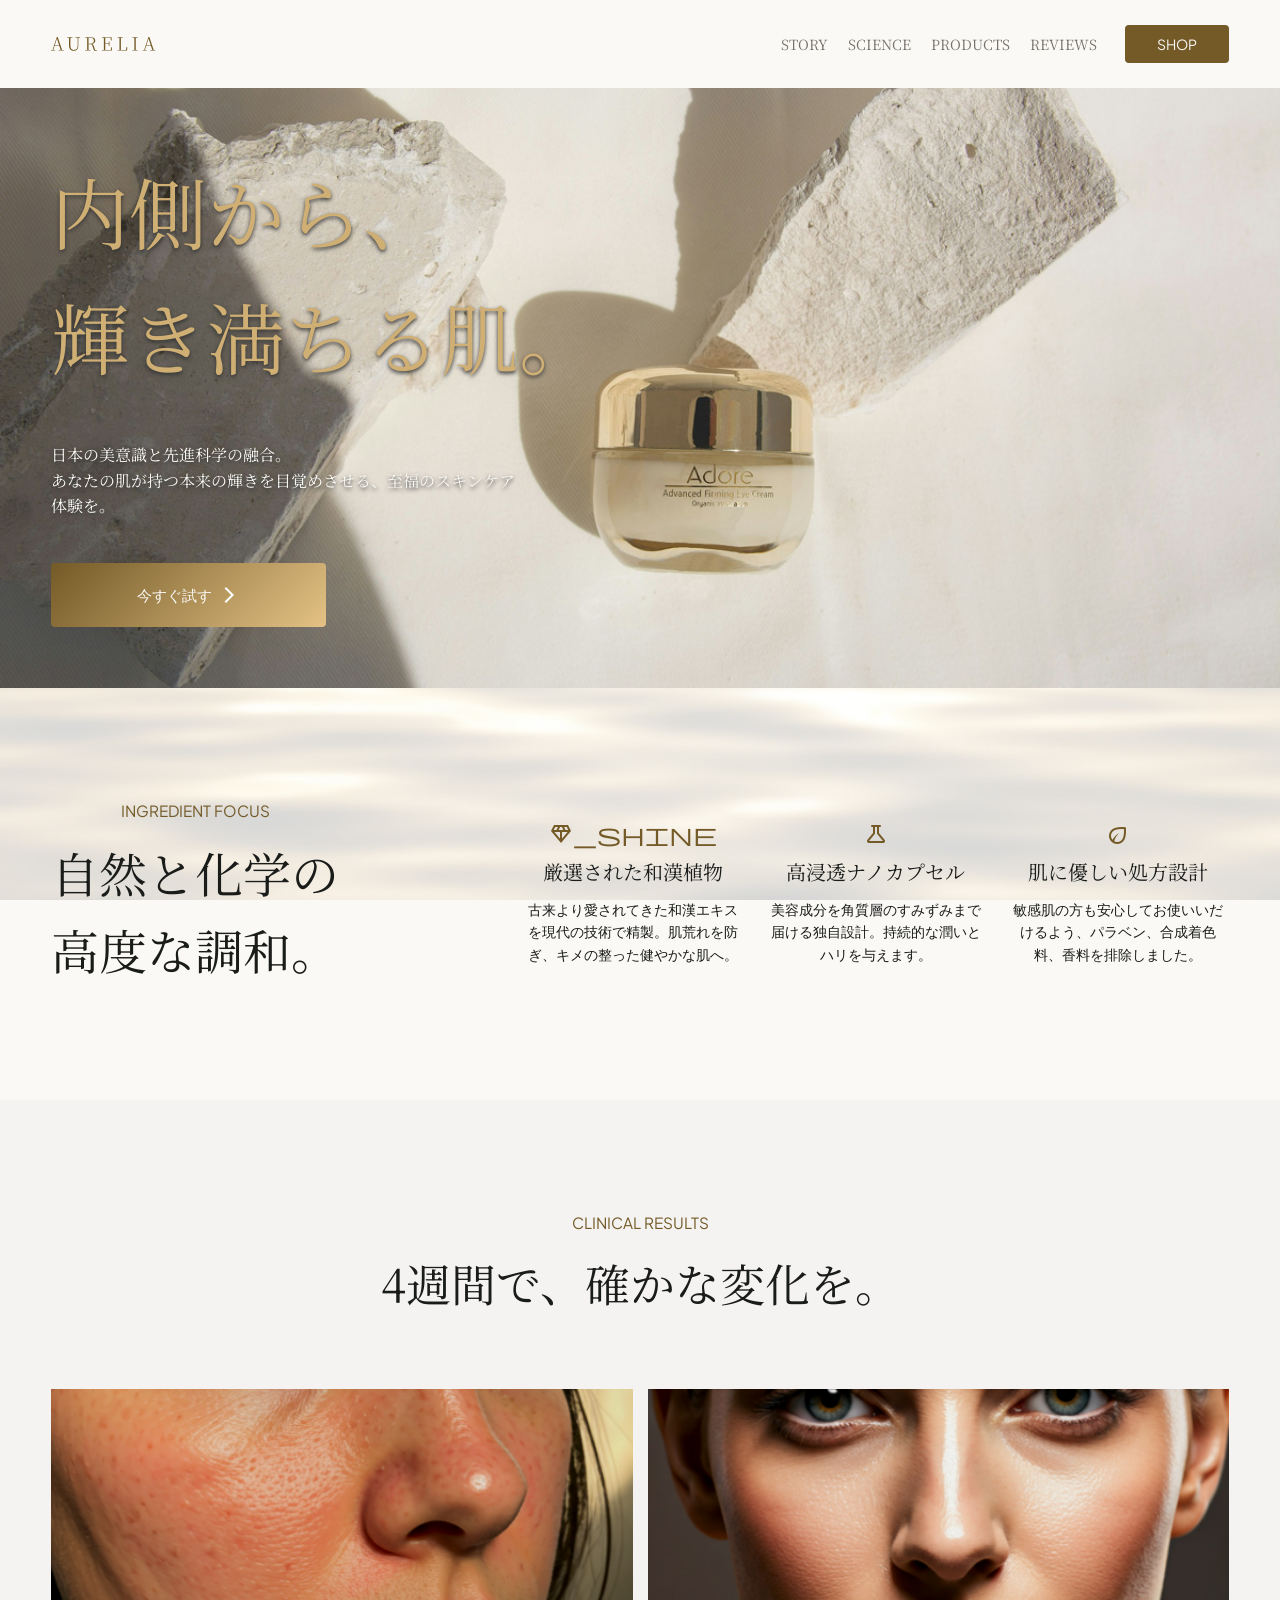
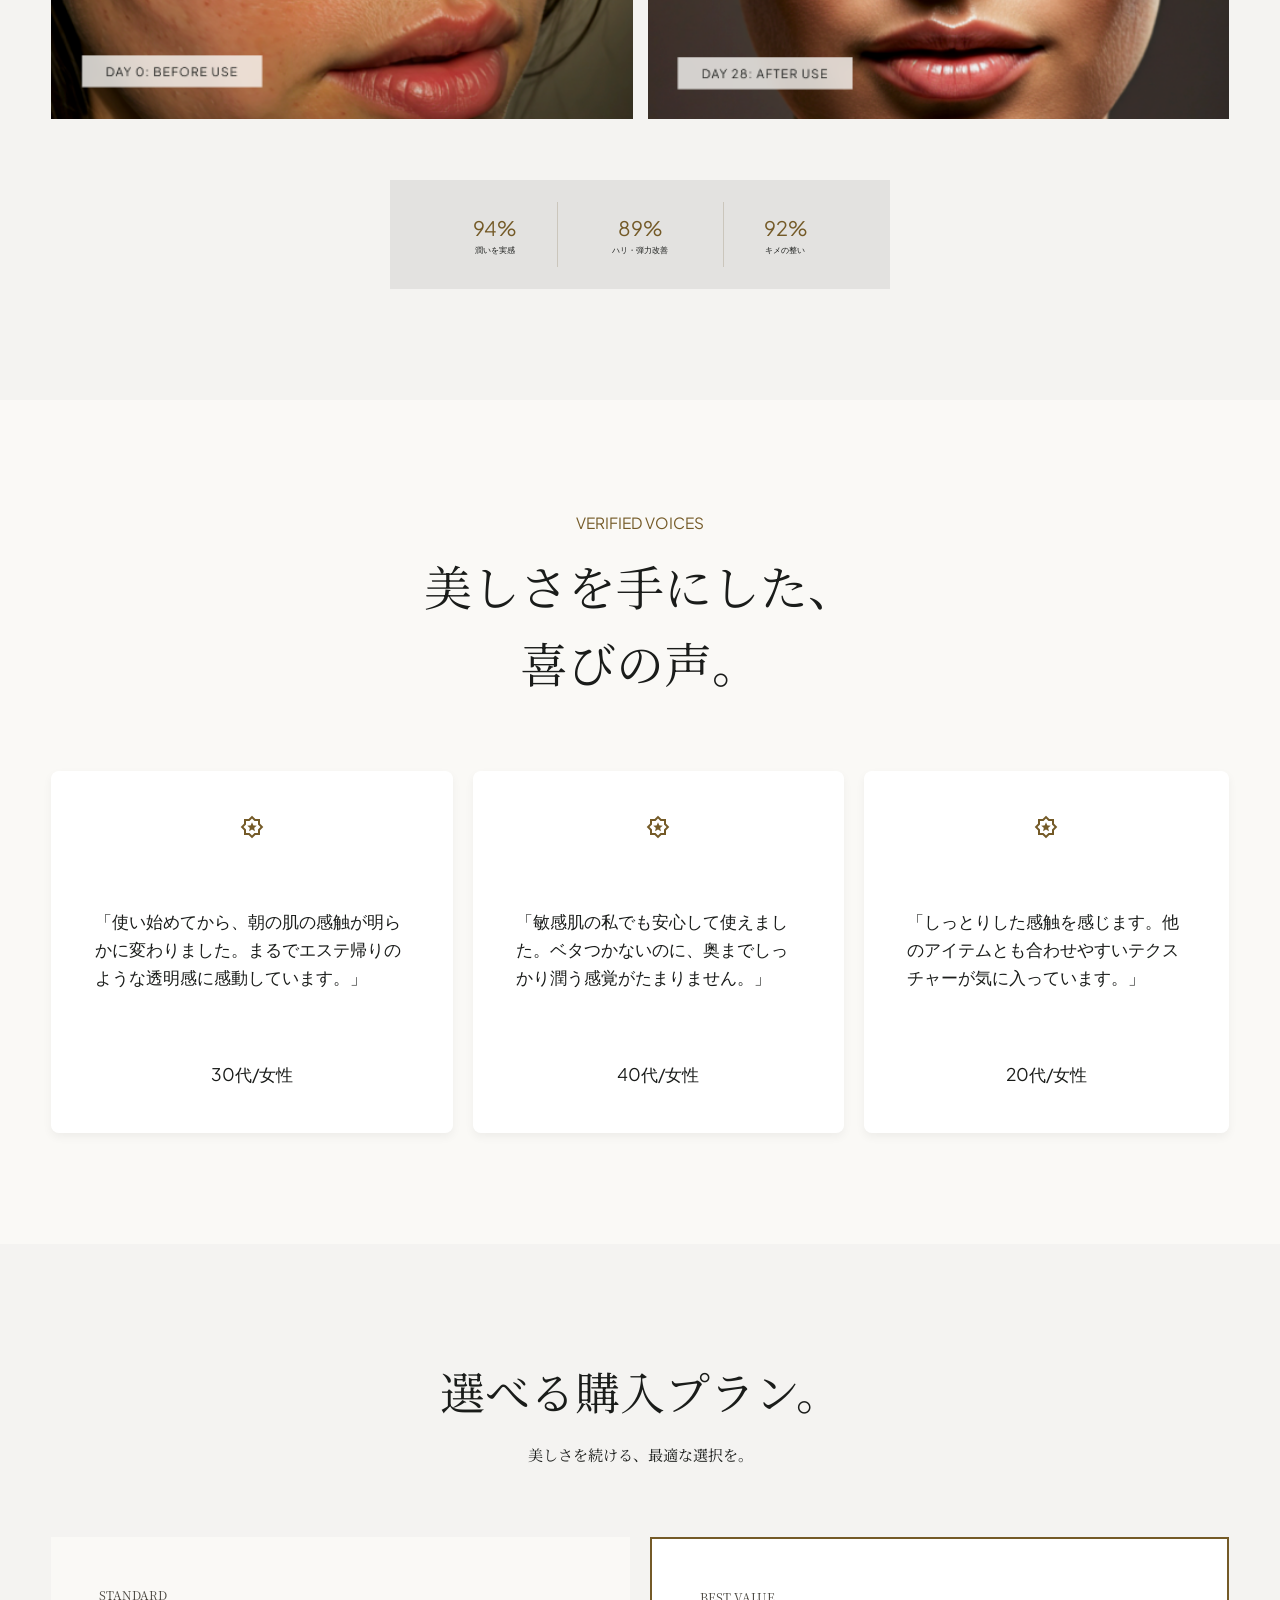
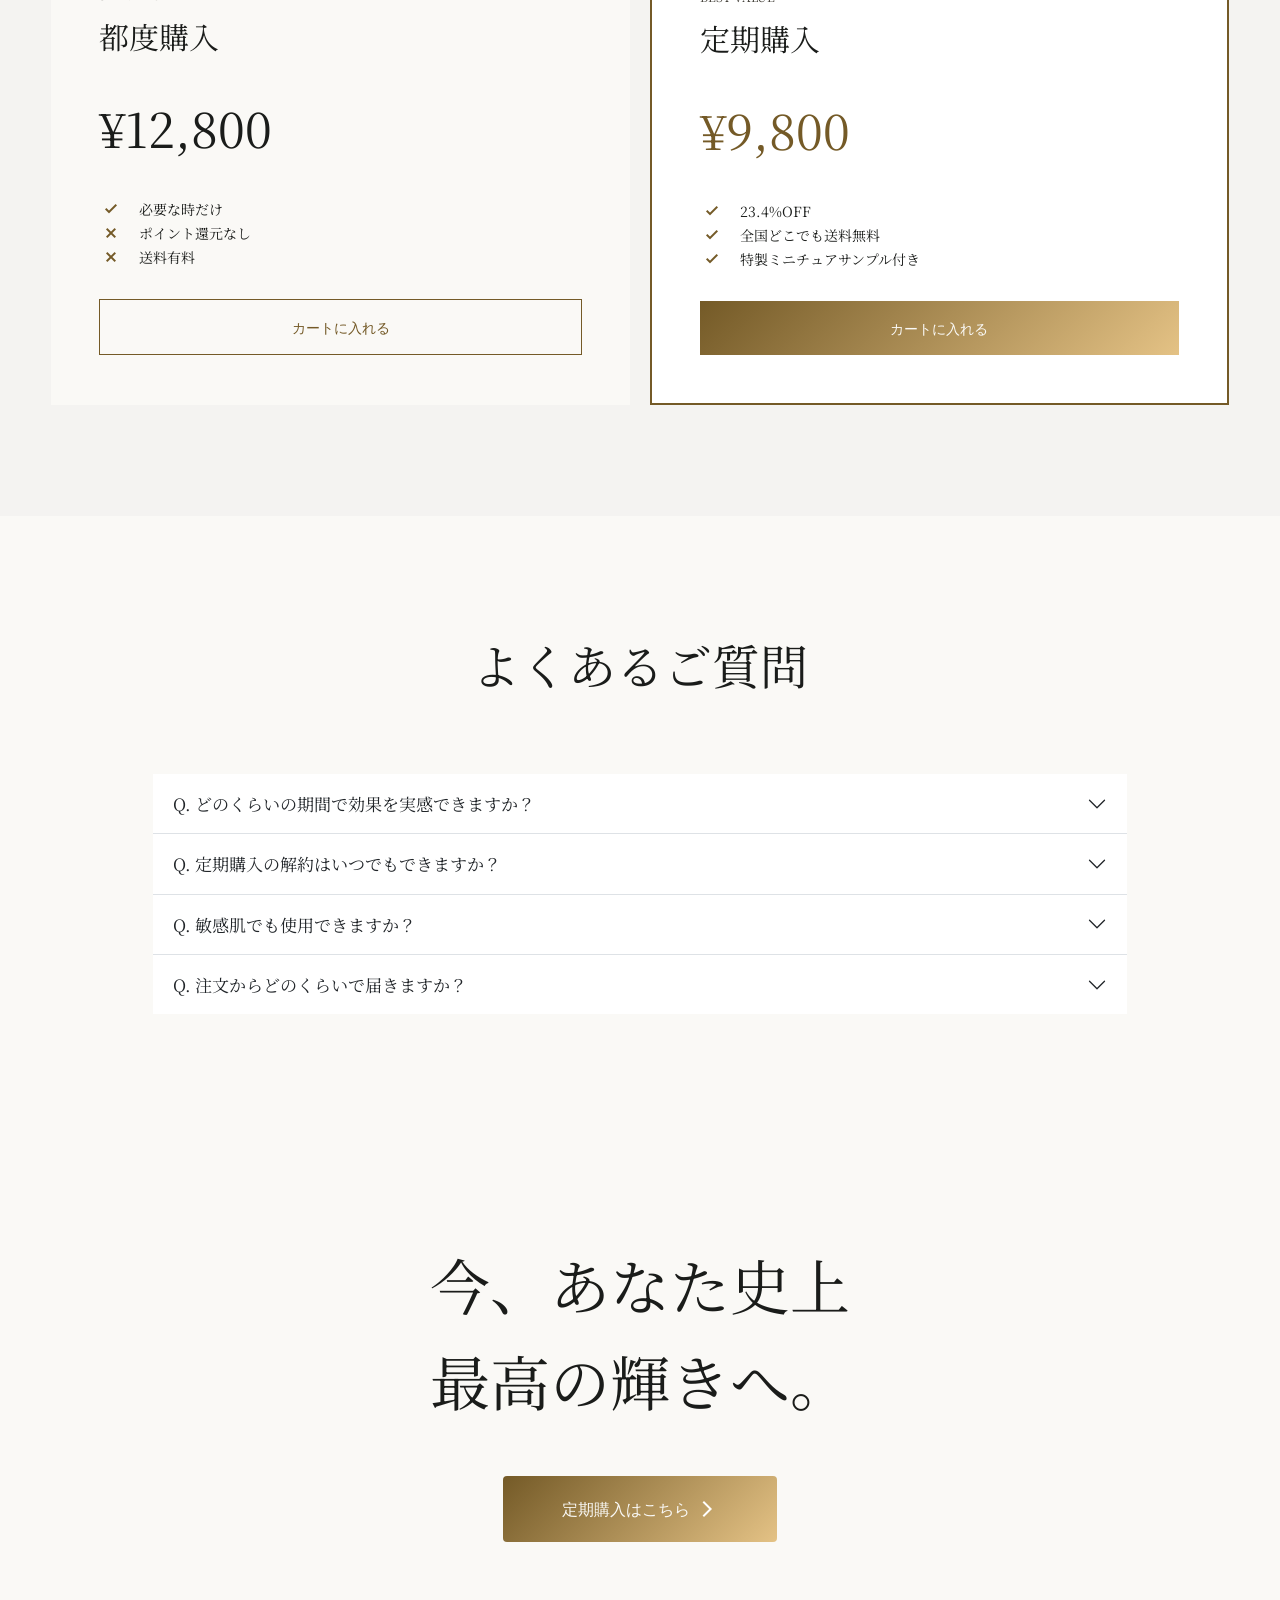
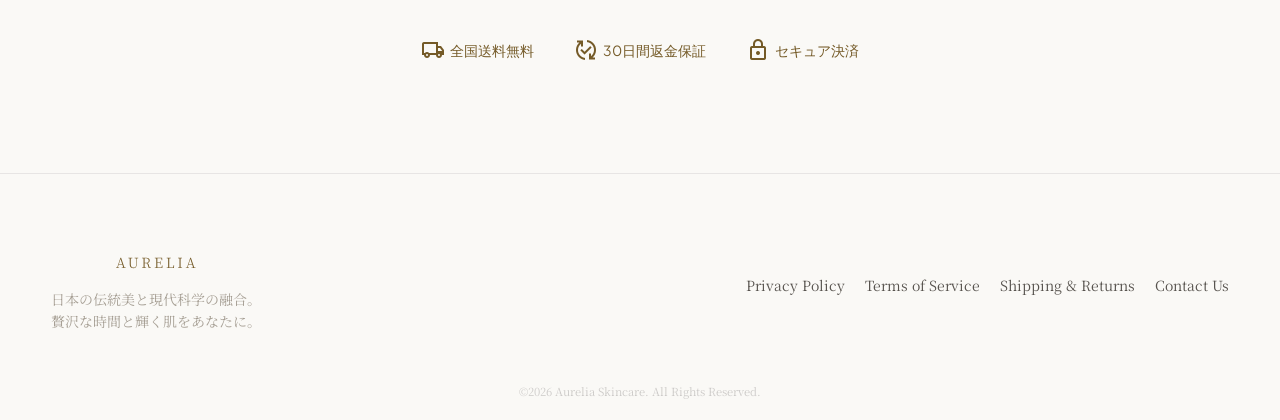
<file: index.html>
<!DOCTYPE html>
<html lang="ja">

    <head>
        <meta charset="UTF-8">
        <meta name="viewport" content="width=device-width, initial-scale=1.0">
        <!-- Bootstrap -->
        <link href="https://cdn.jsdelivr.net/npm/bootstrap@5.3.0/dist/css/bootstrap.min.css" rel="stylesheet">
        <!-- css -->
        <link rel="stylesheet" href="./css/reset.css">
        <link rel="stylesheet" href="./css/style.css">
        <!-- Google fonts -->
        <link rel="preconnect" href="https://fonts.googleapis.com">
        <link rel="preconnect" href="https://fonts.gstatic.com" crossorigin>
        <link href="https://fonts.googleapis.com/css2?family=Noto+Serif+JP:wght@200..900&display=swap" rel="stylesheet">
        <link rel="preconnect" href="https://fonts.googleapis.com">
        <link rel="preconnect" href="https://fonts.gstatic.com" crossorigin>
        <link
            href="https://fonts.googleapis.com/css2?family=Plus+Jakarta+Sans:ital,wght@0,200..800;1,200..800&display=swap"
            rel="stylesheet">
        <!-- Google icons -->
        <link href="https://fonts.googleapis.com/css2?family=Material+Symbols+Outlined" rel="stylesheet" />
        <title>AURELIA</title>
    </head>

    <body>
        <header>
            <div class="wrapper">
                <nav class="navbar navbar-expand-md">
                    <!-- ロゴ -->
                    <h1 class="navbar-brand m-0">
                        <a href="./index.html">
                            <img class="header-logo" src="./images/logo.svg" alt="AURELIA">
                        </a>
                    </h1>
                    <!-- ハンバーガー -->
                    <button class="navbar-toggler" type="button" data-bs-toggle="collapse" data-bs-target="#navbarMenu"
                        aria-controls="navbarMenu" aria-expanded="false" aria-label="メニューを開く">
                        <span class="navbar-toggler-icon"></span>
                    </button>
                    <!-- メニュー -->
                    <div class="collapse navbar-collapse" id="navbarMenu">
                        <ul class="navbar-nav ms-auto align-items-md-center">
                            <li class="nav-item font-heading">
                                <a class="nav-link" href="./404.html">STORY</a>
                            </li>
                            <li class="nav-item font-heading">
                                <a class="nav-link" href="./404.html">SCIENCE</a>
                            </li>
                            <li class="nav-item font-heading">
                                <a class="nav-link" href="./404.html">PRODUCTS</a>
                            </li>
                            <li class="nav-item font-heading">
                                <a class="nav-link" href="./404.html">REVIEWS</a>
                            </li>
                            <li class="nav-item ms-lg-3 mt-3 mt-lg-0 mb-3 mb-lg-0">
                                <a class="header-btn" href="./404.html">
                                    SHOP
                                </a>
                            </li>
                        </ul>
                    </div>
                </nav>
            </div>
        </header>

        <main>
            <div class="mv">
                <div class="wrapper mv-container">
                    <p class="mv-title font-heading">
                        内側から、<br />
                        輝き満ちる肌。
                    </p>

                    <p class="mv-text font-heading">
                        日本の美意識と先進科学の融合。<br>
                        あなたの肌が持つ本来の輝きを目覚めさせる、至福のスキンケア体験を。
                    </p>

                    <div class="mv-btn">
                        <a href="./404.html">
                            今すぐ試す
                        </a>

                        <span class="material-symbols-outlined text-white fs-5">
                            arrow_forward_ios
                        </span>
                    </div>
                </div>
            </div>

            <!-- Product Appeal sec -->
            <section class="appeal wrapper">
                <div class="appeal-container">
                    <div class="titles">
                        <p class="section-subtitle">INGREDIENT FOCUS</p>
                        <h2 class="appeal-main-title">
                            自然と化学の<br>
                            高度な調和。
                        </h2>
                    </div>

                    <div class="appeal-items">
                        <article>
                            <span class="material-symbols-outlined">
                                diamond_shine
                            </span>
                            <h3 class="appeal-title">
                                厳選された和漢植物
                            </h3>
                            <p class="appeal-text">
                                古来より愛されてきた和漢エキスを現代の技術で精製。肌荒れを防ぎ、キメの整った健やかな肌へ。
                            </p>
                        </article>

                        <article>
                            <span class="material-symbols-outlined">
                                science
                            </span>
                            <h3 class="appeal-title">
                                高浸透ナノカプセル
                            </h3>
                            <p class="appeal-text">
                                美容成分を角質層のすみずみまで届ける独自設計。持続的な潤いとハリを与えます。
                            </p>
                        </article>

                        <article>
                            <span class="material-symbols-outlined">
                                eco
                            </span>
                            <h3 class="appeal-title">
                                肌に優しい処方設計
                            </h3>
                            <p class="appeal-text">
                                敏感肌の方も安心してお使いいだけるよう、パラベン、合成着色料、香料を排除しました。
                            </p>
                        </article>
                    </div>
                </div>
            </section>

            <!-- Result -->
            <section class="result">
                <div class="result-container wrapper">
                    <div class="titles">
                        <p class="section-subtitle">CLINICAL RESULTS</p>
                        <h2 class="section-title-strong">
                            4週間で、確かな変化を。
                        </h2>
                    </div>

                    <div class="result-img">
                        <img src="./images/img-beforeskin.png" alt="ビフォー">
                        <img src="./images/img-afterskin.png" alt="アフター">
                    </div>

                    <ul class="result-list">
                        <li class="result-items">
                            <p class="result-value">94%</p>
                            <p class="result-text">潤いを実感</p>
                        </li>
                        <li class="result-items">
                            <p class="result-value">89%</p>
                            <p class="result-text">ハリ・弾力改善</p>
                        </li>
                        <li class="result-items">
                            <p class="result-value">92%</p>
                            <p class="result-text">キメの整い</p>
                        </li>
                    </ul>
                </div>
            </section>

            <!-- Customer Voice sec -->
            <section class="voices wrapper">
                <div class="titles">
                    <p class="section-subtitle">VERIFIED VOICES</p>
                    <h2 class="section-title">
                        美しさを手にした、<br>
                        喜びの声。
                    </h2>
                </div>

                <ul class="voice-list">
                    <li class="voice-card">
                        <span class="material-symbols-outlined">
                            award_star
                        </span>
                        <p class="voice-text">
                            「使い始めてから、朝の肌の感触が明らかに変わりました。まるでエステ帰りのような透明感に感動しています。」
                        </p>
                        <p class="voice-user">30代/女性</p>
                    </li>

                    <li class="voice-card">
                        <span class="material-symbols-outlined">
                            award_star
                        </span>
                        <p class="voice-text">
                            「敏感肌の私でも安心して使えました。ベタつかないのに、奥までしっかり潤う感覚がたまりません。」
                        </p>
                        <p class="voice-user">40代/女性</p>
                    </li>

                    <li class="voice-card">
                        <span class="material-symbols-outlined">
                            award_star
                        </span>
                        <p class="voice-text">
                            「しっとりした感触を感じます。他のアイテムとも合わせやすいテクスチャーが気に入っています。」
                        </p>
                        <p class="voice-user">20代/女性</p>
                    </li>
                </ul>
            </section>

            <!-- Subscription Plan sec -->
            <section class="plan">
                <div class="plan-container wrapper">
                    <h2 class="section-title-strong plan-title">
                        選べる購入プラン。
                    </h2>

                    <div class="plan-card">
                        <div class="plan-card-standard">
                            <p class="plan-card-standard-title">
                                都度購入
                            </p>

                            <p class="plan-card-price">
                                ¥12,800
                            </p>

                            <ul class="plan-card-list">
                                <li class="plan-card-items">
                                    <span class="material-symbols-outlined">
                                        check_small
                                    </span>
                                    <p>必要な時だけ</p>
                                </li>

                                <li class="plan-card-items">
                                    <span class="material-symbols-outlined">
                                        close_small
                                    </span>
                                    <p>ポイント還元なし</p>
                                </li>

                                <li class="plan-card-items">
                                    <span class="material-symbols-outlined">
                                        close_small
                                    </span>
                                    <p>送料有料</p>
                                </li>
                            </ul>
                            <a class="plan-card-standard-btn" href="./404.html">カートに入れる</a>
                        </div>

                        <div class="plan-card-best">
                            <p class="plan-card-best-title">
                                定期購入
                            </p>
                            <p class="plan-card-best-price">
                                ¥9,800
                            </p>
                            <ul class="plan-card-list">
                                <li class="plan-card-items">
                                    <span class="material-symbols-outlined">
                                        check_small
                                    </span>
                                    <p>23.4%OFF</p>
                                </li>
                                <li class="plan-card-items">
                                    <span class="material-symbols-outlined">
                                        check_small
                                    </span>
                                    <p>全国どこでも送料無料</p>
                                </li>
                                <li class="plan-card-items">
                                    <span class="material-symbols-outlined">
                                        check_small
                                    </span>
                                    <p>特製ミニチュアサンプル付き</p>
                                </li>
                            </ul>
                            <a class="plan-card-best-btn" href="./404.html">カートに入れる</a>
                        </div>
                    </div>
                </div>
            </section>

            <!-- FAQ sec -->
            <section class="faq">
                <div class="wrapper">
                    <h2 class="section-title faq-title">よくあるご質問</h2>
                    <div class="accordion accordion-flush" id="accordionFlushExample">
                        <div class="accordion-item">
                            <h2 class="accordion-header">
                                <button class="accordion-button collapsed" type="button" data-bs-toggle="collapse"
                                    data-bs-target="#flush-collapseOne" aria-expanded="false"
                                    aria-controls="flush-collapseOne">
                                    Q. どのくらいの期間で効果を実感できますか？
                                </button>
                            </h2>

                            <div id="flush-collapseOne" class="accordion-collapse collapse"
                                data-bs-parent="#accordionFlushExample">
                                <div class="accordion-body">
                                    個人差はございますが、早い方ではご使用開始から約1〜2週間ほどで肌のうるおいやなめらかさの変化を実感される方が多くいらっしゃいます。<br>
                                    より確かな実感のためには、肌のターンオーバーに合わせて約1ヶ月以上の継続使用をおすすめしております。
                                </div>
                            </div>
                        </div>

                        <div class="accordion-item">
                            <h2 class="accordion-header">
                                <button class="accordion-button collapsed" type="button" data-bs-toggle="collapse"
                                    data-bs-target="#flush-collapseTwo" aria-expanded="false"
                                    aria-controls="flush-collapseTwo">
                                    Q. 定期購入の解約はいつでもできますか？
                                </button>
                            </h2>

                            <div id="flush-collapseTwo" class="accordion-collapse collapse"
                                data-bs-parent="#accordionFlushExample">
                                <div class="accordion-body">
                                    はい、次回発送予定日の○日前までにご連絡いただければ、いつでも解約が可能です。<br>
                                    回数の縛りなどは設けておりませんので、安心してお試しいただけます。
                                </div>
                            </div>
                        </div>

                        <div class="accordion-item">
                            <h2 class="accordion-header">
                                <button class="accordion-button collapsed" type="button" data-bs-toggle="collapse"
                                    data-bs-target="#flush-collapseThree" aria-expanded="false"
                                    aria-controls="flush-collapseThree">
                                    Q. 敏感肌でも使用できますか？
                                </button>
                            </h2>

                            <div id="flush-collapseThree" class="accordion-collapse collapse"
                                data-bs-parent="#accordionFlushExample">
                                <div class="accordion-body">
                                    肌へのやさしさを考えた処方設計となっており、敏感肌の方にもご使用いただけるよう配慮しております。<br>
                                    ただし、すべての方に刺激が起こらないわけではないため、ご心配な方はご使用前にパッチテストをおすすめしております。
                                </div>
                            </div>
                        </div>

                        <div class="accordion-item">
                            <h2 class="accordion-header">
                                <button class="accordion-button collapsed" type="button" data-bs-toggle="collapse"
                                    data-bs-target="#flush-collapseFour" aria-expanded="false"
                                    aria-controls="flush-collapseFour">
                                    Q. 注文からどのくらいで届きますか？
                                </button>
                            </h2>

                            <div id="flush-collapseFour" class="accordion-collapse collapse"
                                data-bs-parent="#accordionFlushExample">
                                <div class="accordion-body">
                                    通常、ご注文確定後2〜5営業日以内に発送いたします。<br>
                                    お住まいの地域や配送状況により前後する場合がございますが、発送完了後に追跡番号をご案内いたしますのでご安心ください。
                                </div>
                            </div>
                        </div>
                    </div>
                </div>
            </section>

            <!-- Final CTA sec -->
            <section class="cta">
                <div class="cta-container wrapper ">
                    <p class="cta-title">
                        今、あなた史上<br>
                        最高の輝きへ。
                    </p>

                    <div class="cta-btn">
                        <a href="./404.html">
                            定期購入はこちら
                        </a>

                        <span class="material-symbols-outlined text-white fs-5">
                            arrow_forward_ios
                        </span>
                    </div>

                    <ul class="cta-list">
                        <li class="cta-items">
                            <span class="material-symbols-outlined">
                                local_shipping
                            </span>
                            <p>全国送料無料</p>
                        </li>

                        <li class="cta-items">
                            <span class="material-symbols-outlined">
                                published_with_changes
                            </span>
                            <p>30日間返金保証</p>
                        </li>

                        <li class="cta-items">
                            <span class="material-symbols-outlined">
                                lock
                            </span>
                            <p>セキュア決済</p>
                        </li>
                    </ul>
                </div>
            </section>
        </main>

        <!-- footer -->
        <footer>
            <div class="wrapper footer-container">
                <div class="footer-title">
                    <a href="./index.html">
                        <img class="footer-img" src="./images/logo.svg" alt="AURELIA">
                    </a>
                    <p class="footer-text">
                        日本の伝統美と現代科学の融合。<br>
                        贅沢な時間と輝く肌をあなたに。
                    </p>
                </div>

                <nav>
                    <ul class="footer-list">
                        <li class="footer-items">
                            <a href="./404.html">Privacy Policy</a>
                        </li>

                        <li class="footer-items">
                            <a href="./404.html">Terms of Service</a>
                        </li>

                        <li class="footer-items">
                            <a href="./404.html">Shipping & Returns</a>
                        </li>

                        <li class="footer-items">
                            <a href="./404.html">Contact Us</a>
                        </li>
                    </ul>
                </nav>
            </div>

            <small>&copy;2026 Aurelia Skincare. All Rights Reserved.</small>
        </footer>

        <!-- Bootstrap -->
        <script src="https://cdn.jsdelivr.net/npm/bootstrap@5.3.0/dist/js/bootstrap.bundle.min.js"></script>
    </body>

</html>
</file>
<file: css/style.css>
@charset "UTF-8";

/* -- カスタムプロパティ -- */
:root {
    /* 文字色 */
    --black: #1A1C1A;
    --white: #FAF9F6;
    /* フォント */
    --title: "Noto Serif JP", serif;
    --text: "Plus Jakarta Sans", sans-serif;

}

/* -- 共通部分 -- */
body {
    font-family: var(--text);
    line-height: 1.6;
    color: var(--black);
    font-size: 14px;
    background-color: var(--white);
}

.wrapper {
    width: 92%;
    margin: 0 auto;
}

img {
    width: 100%;
}

/* 見出し */
h2,
h3,
.font-heading {
    font-family: var(--title);
}

.titles {
    display: flex;
    flex-direction: column;
    gap: 12px;
    text-align: center;
}

.section-title {
    font-size: clamp(1.75rem, 1.232rem + 2.21vw, 3rem);
    margin-bottom: 70px;
}

.section-title-strong {
    font-size: clamp(1.75rem, 1.310rem + 1.878vw, 3rem);
    text-align: center;
    margin-bottom: 70px;
}

.section-subtitle {
    font-size: clamp(0.75rem, 0.662rem + 0.376vw, 1rem);
    color: #745A27;
}

/* アイコン */
.material-symbols-outlined {
    font-size: 30px;
    color: #745A27;
}

/* ボタン */
.header-btn,
.mv-btn,
.plan-card-standard-btn,
.plan-card-best-btn,
.nf-btn {
    display: inline-block;
}

.header-btn:active,
.mv-btn:active,
.plan-card-standard-btn:active,
.plan-card-best-btn:active,
.cta-btn:active,
.nf-btn:active {
    transform: scale(0.97);
}

/* -- header -- */
header {
    font-family: var(--font-title);
    padding: clamp(0.5rem, 0.324rem + 0.751vw, 1rem) 0;
    background-color: var(--white);
}

/* ロゴ */
.header-logo {
    width: 105px;
    height: 32px;
}

/* ハンバーガー */
.navbar-toggler {
    color: #745A27;
}

/* メニュー */
.navbar-nav {
    gap: 4px;
}

.navbar-nav .nav-link {
    color: #78716C;

    &:hover {
        color: #713F12;
        text-decoration: underline;
    }
}

.header-btn {
    background-color: #745A27;
    color: var(--white);
    padding: 8px 32px;
    border-radius: 4px;

    &:hover {
        opacity: 0.8;
    }
}

/* -- index.html main -- */
/* mv */
.mv {
    background: url(../images/img-mv.jpg) no-repeat center/cover;
    width: 100%;
    height: 600px;
}

.mv-container {
    display: flex;
    flex-direction: column;
    justify-content: center;
    height: 100%;
    gap: clamp(1.563rem, 1.056rem + 2.16vw, 3rem);
}

.mv-title {
    font-size: clamp(1.5rem, 0.102rem + 5.967vw, 4.875rem);
    color: #CFAF74;
    text-shadow: 0px 2px 4px #333;
}

.mv-text {
    color: var(--white);
    font-size: clamp(0.625rem, 0.470rem + 0.663vw, 1rem);
    width: 40%;
    text-shadow: 0px 2px 4px #333;
}

.mv-btn {
    font-size: clamp(0.625rem, 0.493rem + 0.563vw, 1rem);
    color: var(--white);
    padding: clamp(0.5rem, 0.189rem + 1.326vw, 1.25rem) clamp(1rem, 0.171rem + 3.536vw, 3rem);
    font-weight: medium;
    background: linear-gradient(135deg, #745A27, #E4C285);
    border-radius: 4px;
    width: clamp(8.125rem, 4.384rem + 15.962vw, 18.75rem);
    text-align: center;
    display: flex;
    flex-direction: row;
    align-items: center;
    justify-content: center;
    gap: 0.5rem;

    &:hover {
        opacity: 0.8;
    }
}


/* Product Appeal */
.appeal {
    margin: clamp(3.75rem, 2.430rem + 5.634vw, 7.5rem) auto;
}

.appeal-container {
    display: flex;
    flex-direction: column;
    align-items: center;
}

.appeal-main-title {
    font-size: clamp(1.75rem, 1.232rem + 2.21vw, 3rem);
    margin-bottom: 70px;
}

.appeal-items {
    display: flex;
    flex-direction: column;
    align-items: center;
    gap: 20px;
}

.appeal-title {
    font-size: clamp(1.125rem, 1.073rem + 0.221vw, 1.25rem);
}

.appeal-text {
    font-size: clamp(0.75rem, 0.698rem + 0.221vw, 0.875rem);
}

article {
    display: flex;
    flex-direction: column;
    gap: 10px;
    text-align: center;
    margin-bottom: 30px;
    width: 80%;
}

/* Result */
.result {
    background: #F4F3F1;
    padding: clamp(3.75rem, 2.430rem + 5.634vw, 7.5rem) 0;
}

.result-img {
    display: flex;
    flex-direction: column;
    gap: 15px;
    margin-bottom: clamp(3rem, 2.648rem + 1.502vw, 4rem);
}

.result-list {
    display: flex;
    flex-direction: row;
    background-color: #E3E2E0;
    padding: 32px 42px;
    gap: 20px;
    position: relative;
}

.result-items {
    flex: 1;
    padding: 0 5px;
    text-align: center;
}

.result-list::before,
.result-list::after {
    content: "";
    position: absolute;
    top: 20%;
    bottom: 20%;
    width: 1px;
    background-color: #CBC6BC;
}

.result-list::before {
    left: 33.33%;
}

.result-list::after {
    left: 66.66%;
}

.result-value {
    color: #745A27;
    font-size: 20px;
}

.result-text {
    font-size: 8px;
}

/* Customer Voice */
.voices {
    margin: clamp(3.75rem, 2.430rem + 5.634vw, 7.5rem) auto;
}

.voice-list {
    display: flex;
    flex-direction: column;
    gap: 20px;
    padding: 0;
}

.voice-card {
    display: flex;
    flex-direction: column;
    gap: clamp(1.563rem, 0.418rem + 4.883vw, 4.813rem);
    align-items: center;
    background: #fff;
    padding: clamp(1.25rem, 0.634rem + 2.629vw, 3rem);
    border-radius: 8px;
    box-shadow: 0 4px 10px rgba(0, 0, 0, 0.05);
}

.voice-text,
.voice-user {
    font-size: clamp(0.875rem, 0.787rem + 0.376vw, 1.125rem);
}

/* Subscription Plan */
.plan {
    background: #F4F3F1;
    padding: clamp(3.75rem, 2.430rem + 5.634vw, 7.5rem) 0;
}

.plan-card {
    display: flex;
    flex-direction: column;
    gap: 20px;
}

.plan-card-standard {
    display: flex;
    flex-direction: column;
    gap: 30px;
    background-color: #FAF9F6;
    padding: clamp(2rem, 1.586rem + 1.768vw, 3rem);
    font-family: var(--title);
}

.plan-card-best {
    display: flex;
    flex-direction: column;
    gap: 30px;
    background-color: #fff;
    padding: clamp(2rem, 1.586rem + 1.768vw, 3rem);
    border: solid 2px #745A27;
    font-family: var(--title);
}

.plan-card-items {
    display: flex;
    flex-direction: row;
    gap: clamp(0.313rem, 0.028rem + 1.215vw, 1rem);
    ;
    align-items: center;
}

.plan-title::after {
    content: "美しさを続ける、最適な選択を。";
    font-size: clamp(0.625rem, 0.493rem + 0.563vw, 1rem);
    display: block;
    margin-top: clamp(0.625rem, 0.470rem + 0.663vw, 1rem);
}

.plan-card-standard-title::before {
    content: "STANDARD";
    font-size: clamp(0.625rem, 0.573rem + 0.221vw, 0.75rem);
    color: #49463F;
    display: block;
    margin-bottom: 8px;
}

.plan-card-best-title::before {
    content: "BEST VALUE";
    font-size: clamp(0.625rem, 0.573rem + 0.221vw, 0.75rem);
    color: #49463F;
    display: block;
    margin-bottom: 8px;
}

.plan-card-standard-title,
.plan-card-best-title {
    font-size: clamp(1.5rem, 1.345rem + 0.663vw, 1.875rem);
}

.plan-card-price {
    font-size: clamp(2.375rem, 2.116rem + 1.105vw, 3rem);
}

.plan-card-best-price {
    color: #745A27;
    font-size: clamp(2.375rem, 2.116rem + 1.105vw, 3rem);
}

.plan-card-items {
    font-size: clamp(0.75rem, 0.698rem + 0.221vw, 0.875rem);
}

.plan-card-standard-btn {
    border: solid 1px #745A27;
    color: #745A27;
    font-size: clamp(0.625rem, 0.521rem + 0.442vw, 0.875rem);
    padding: clamp(0.5rem, 0.293rem + 0.884vw, 1rem);
    text-align: center;
    font-family: var(--text);

    &:hover {
        background-color: #745A27;
        color: #FAF9F6;
    }
}

.plan-card-best-btn {
    background: linear-gradient(135deg, #745A27, #E4C285);
    color: var(--white);
    font-size: clamp(0.625rem, 0.521rem + 0.442vw, 0.875rem);
    padding: clamp(0.5rem, 0.293rem + 0.884vw, 1rem);
    text-align: center;
    font-family: var(--text);

    &:hover {
        opacity: 0.6;
    }
}

/* FAQ */
.faq {
    padding: clamp(3.75rem, 2.430rem + 5.634vw, 7.5rem);
    background-color: var(--white);
}

.faq::after {
    content: "";
    position: fixed;
    left: 0;
    top: 0;
    width: 100%;
    height: 100%;
    background: url(../images/img-goldocean.jpg) no-repeat center/cover;
    z-index: -1;
}

.faq-title {
    text-align: center;
}

.accordion-button {
    font-size: clamp(0.75rem, 0.618rem + 0.563vw, 1.125rem);
}

/* Final CTA */
.cta {

    padding: clamp(3.75rem, 2.430rem + 5.634vw, 7.5rem) 0;
    text-align: center;
}

.cta-container {
    display: flex;
    flex-direction: column;
    align-items: center;
    text-align: center;
}

.cta-title {
    font-size: clamp(2.5rem, 1.982rem + 2.21vw, 3.75rem);
    font-family: var(--title);
    margin-bottom: 48px;
}

.cta-btn {
    font-size: clamp(0.75rem, 0.646rem + 0.442vw, 1rem);
    background: linear-gradient(135deg, #745A27, #E4C285);
    color: var(--white);
    text-align: center;
    font-weight: medium;
    padding: clamp(0.5rem, 0.189rem + 1.326vw, 1.25rem) clamp(1rem, 0.171rem + 3.536vw, 3rem);
    border-radius: 4px;
    margin-bottom: clamp(5rem, 4.586rem + 1.768vw, 6rem);
    width: clamp(8.125rem, 4.384rem + 15.962vw, 18.75rem);
    display: flex;
    flex-direction: row;
    justify-content: center;
    align-items: center;
    gap: 0.5rem;

    &:hover {
        opacity: 0.6;
    }
}

.cta-list {
    display: flex;
    flex-direction: column;
    align-items: center;
    gap: 20px;
}

.cta-items {
    display: flex;
    flex-direction: row;
    align-items: center;
    color: #745A27;
    gap: 5px;
}

/* -- 404.html main -- */
.nf {
    text-align: center;
    margin-top: clamp(2.5rem, 0.299rem + 9.39vw, 8.75rem);
}

.nf-title {
    font-size: clamp(9.188rem, 1.859rem + 31.268vw, 30rem);
    color: #dfd9cd;
    margin-bottom: 15px;
}

.nf-subtitle {
    font-size: clamp(1.5rem, 0.972rem + 2.254vw, 3rem);
    margin-bottom: clamp(1rem, 0.648rem + 1.502vw, 2rem);
}

.nf-text {
    width: 80%;
    margin: 0 auto;
    color: #49463F;
    margin-bottom: 15px;
    margin-bottom: 64px;
}

.nf-btn {
    background-color: #745A27;
    color: #FAF9F6;
    font-size: clamp(0.875rem, 0.743rem + 0.563vw, 1.25rem);
    padding: 16px 88px;
    border-radius: 4px;
    margin-bottom: 250px;

    &:hover {
        opacity: 0.6;
    }
}


/* -- footer -- */
footer {
    padding-top: 64px;
    padding-bottom: 20px;
    color: #57534E;
    font-family: var(--title);
    border-top: solid 1px #E7E5E4;
}

.footer-container {
    display: flex;
    flex-direction: column;
    align-items: center;
    text-align: center;
    gap: 30px;
    margin-bottom: 50px;
}

.footer-title {
    text-align: center;
}

.footer-img {
    width: 80px;
    height: 50px;
}

.footer-text {
    color: #a69f94;
}

.footer-list {
    display: flex;
    flex-direction: column;
    gap: 20px;
}

.footer-items {
    &:hover {
        color: #713F12;
        text-decoration: underline;
    }
}

small {
    color: #cdcbc9;
    text-align: center;
    display: block;
}

/* -- レスポンシブ -- */
@media screen and (min-width: 768px) {

    /* -- Product Appeal -- */
    .appeal-container {
        flex-direction: row;
        justify-content: space-between;
    }

    .appeal-main-title {
        margin-bottom: 0;
    }

    .appeal-items {
        flex-direction: row;
        width: 60%;
        gap: 20px;
    }

    article {
        margin-bottom: 0;
    }

    /* -- Result -- */
    .result-img {
        flex-direction: row;
    }

    .result-list {
        max-width: 500px;
        margin: 0 auto;
    }

    /* -- Customer Voice -- */
    .voice-list {
        flex-direction: row;
    }

    .voice-card {
        align-items: center;
    }

    /* -- Subscription Plan -- */
    .plan-card {
        flex-direction: row;
    }

    .plan-card-standard,
    .plan-card-best {
        width: 50%;
    }

    /* -- FAQ -- */

    /* -- Final CTA -- */
    .cta-btn {
        max-width: 300px;
    }

    .cta-list {
        flex-direction: row;
        justify-content: center;
        gap: 40px;
    }

    /* -- footer -- */
    footer {
        background-color: var(--white);
    }

    .footer-container {
        flex-direction: row;
        justify-content: space-between;
    }

    .footer-list {
        flex-direction: row;

    }
}
</file>
